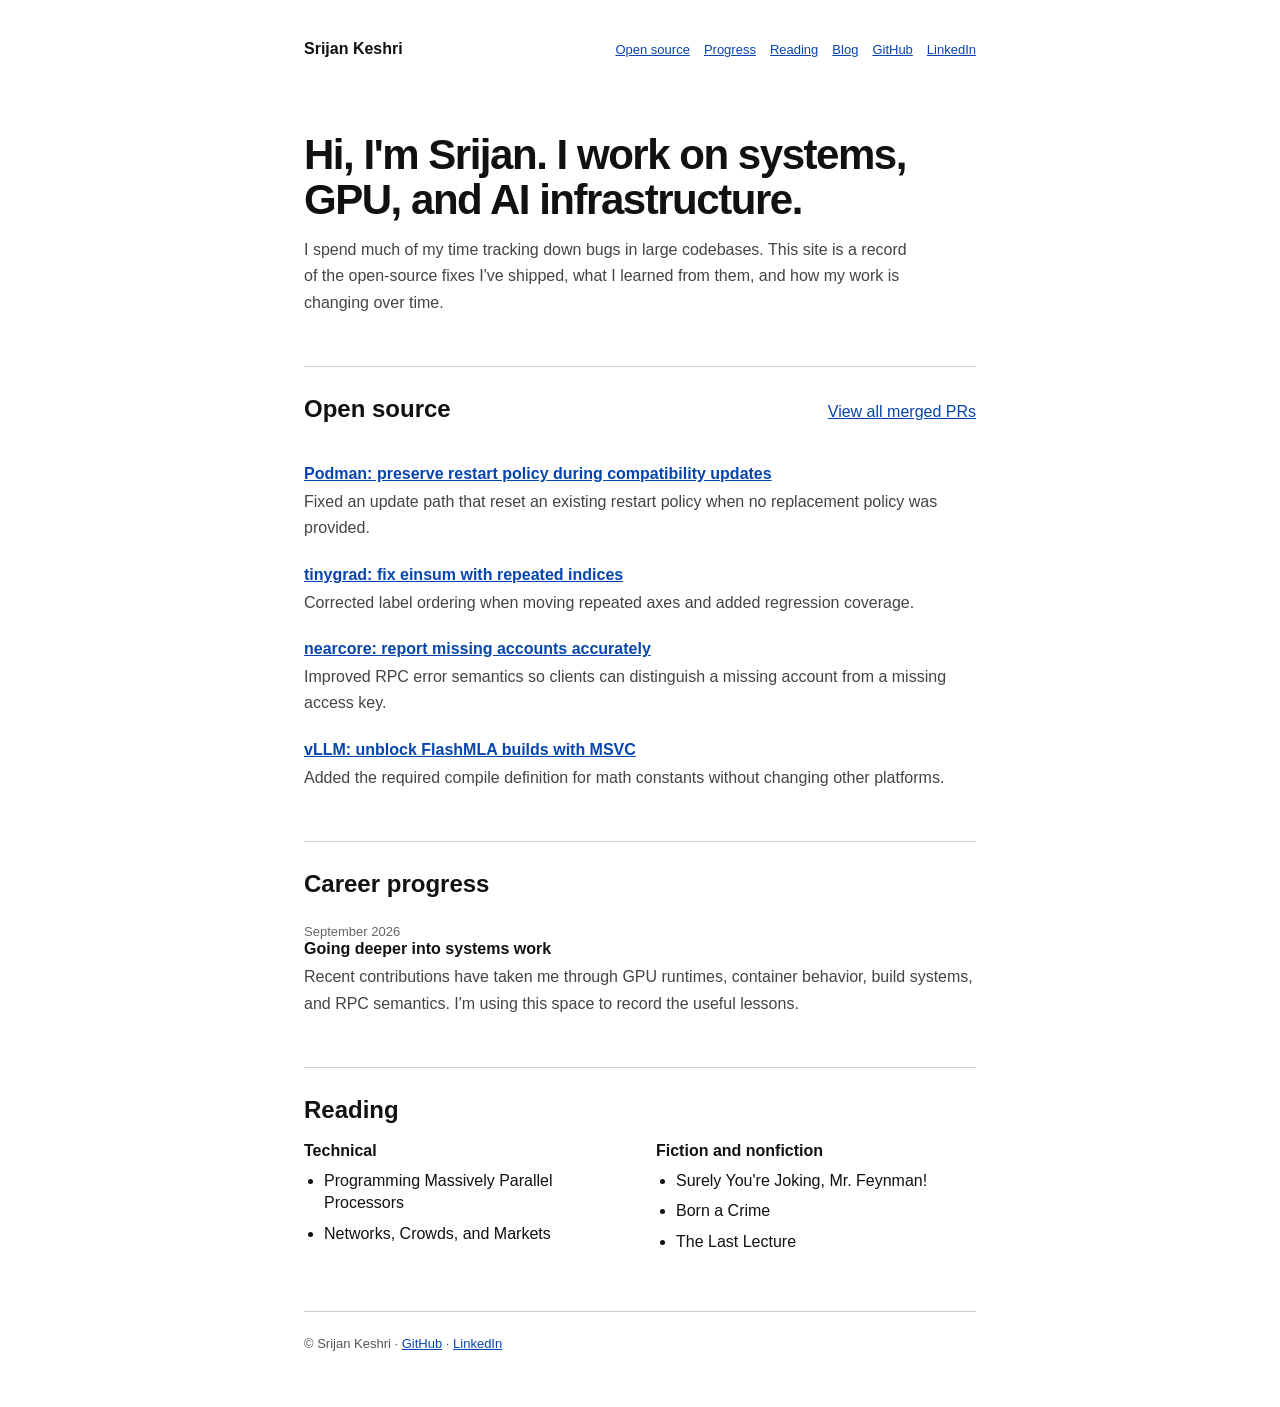
<file: index.html>
<!doctype html>
<html lang="en">
<head>
  <meta charset="utf-8">
  <meta name="viewport" content="width=device-width, initial-scale=1">
  <meta name="description" content="Srijan Keshri's open-source contributions, career progress, and reading.">
  <title>Srijan Keshri | Systems, GPU, and AI Infrastructure</title>
  <link rel="stylesheet" href="style.css">
</head>
<body>
<a class="skip-link" href="#main">Skip to content</a>
<div class="page">
<header>
      <strong>Srijan Keshri</strong>
      <nav aria-label="Primary navigation">
        <a href="#open-source">Open source</a>
        <a href="#progress">Progress</a>
        <a href="#reading">Reading</a>
        <a href="/blog/">Blog</a>
        <a href="https://github.com/arcusbuilds">GitHub</a>
        <a href="https://www.linkedin.com/in/srijan-keshri">LinkedIn</a>
      </nav>
    </header>

    <main id="main">
      <h1>Hi, I'm Srijan. I work on systems, GPU, and AI infrastructure.</h1>
      <p class="intro">I spend much of my time tracking down bugs in large codebases. This site is a record of the open-source fixes I've shipped, what I learned from them, and how my work is changing over time.</p>

      <section class="content-section" id="open-source">
        <div class="section-heading">
          <h2>Open source</h2>
          <a href="prs.html">View all merged PRs</a>
        </div>

        <article class="contribution">
          <h3><a href="https://github.com/podman-container-tools/podman/pull/29795">Podman: preserve restart policy during compatibility updates</a></h3>
          <p>Fixed an update path that reset an existing restart policy when no replacement policy was provided.</p>
        </article>
        <article class="contribution">
          <h3><a href="https://github.com/tinygrad/tinygrad/pull/18229">tinygrad: fix einsum with repeated indices</a></h3>
          <p>Corrected label ordering when moving repeated axes and added regression coverage.</p>
        </article>
        <article class="contribution">
          <h3><a href="https://github.com/near/nearcore/pull/16267">nearcore: report missing accounts accurately</a></h3>
          <p>Improved RPC error semantics so clients can distinguish a missing account from a missing access key.</p>
        </article>
        <article class="contribution">
          <h3><a href="https://github.com/vllm-project/vllm/pull/54007">vLLM: unblock FlashMLA builds with MSVC</a></h3>
          <p>Added the required compile definition for math constants without changing other platforms.</p>
        </article>
      </section>

      <section class="content-section" id="progress">
        <h2>Career progress</h2>
        <article class="entry">
          <time datetime="2026-09">September 2026</time>
          <h3>Going deeper into systems work</h3>
          <p>Recent contributions have taken me through GPU runtimes, container behavior, build systems, and RPC semantics. I'm using this space to record the useful lessons.</p>
        </article>
      </section>

      <section class="content-section" id="reading">
        <h2>Reading</h2>
        <div class="reading">
          <div>
            <h3>Technical</h3>
            <ul>
              <li>Programming Massively Parallel Processors</li>
              <li>Networks, Crowds, and Markets</li>
            </ul>
          </div>
          <div>
            <h3>Fiction and nonfiction</h3>
            <ul>
              <li>Surely You're Joking, Mr. Feynman!</li>
              <li>Born a Crime</li>
              <li>The Last Lecture</li>
            </ul>
          </div>
        </div>
      </section>
    </main>

    <footer>&copy; Srijan Keshri &middot; <a href="https://github.com/arcusbuilds">GitHub</a> &middot; <a href="https://www.linkedin.com/in/srijan-keshri">LinkedIn</a></footer>
</div>
</body>
</html>
</file>
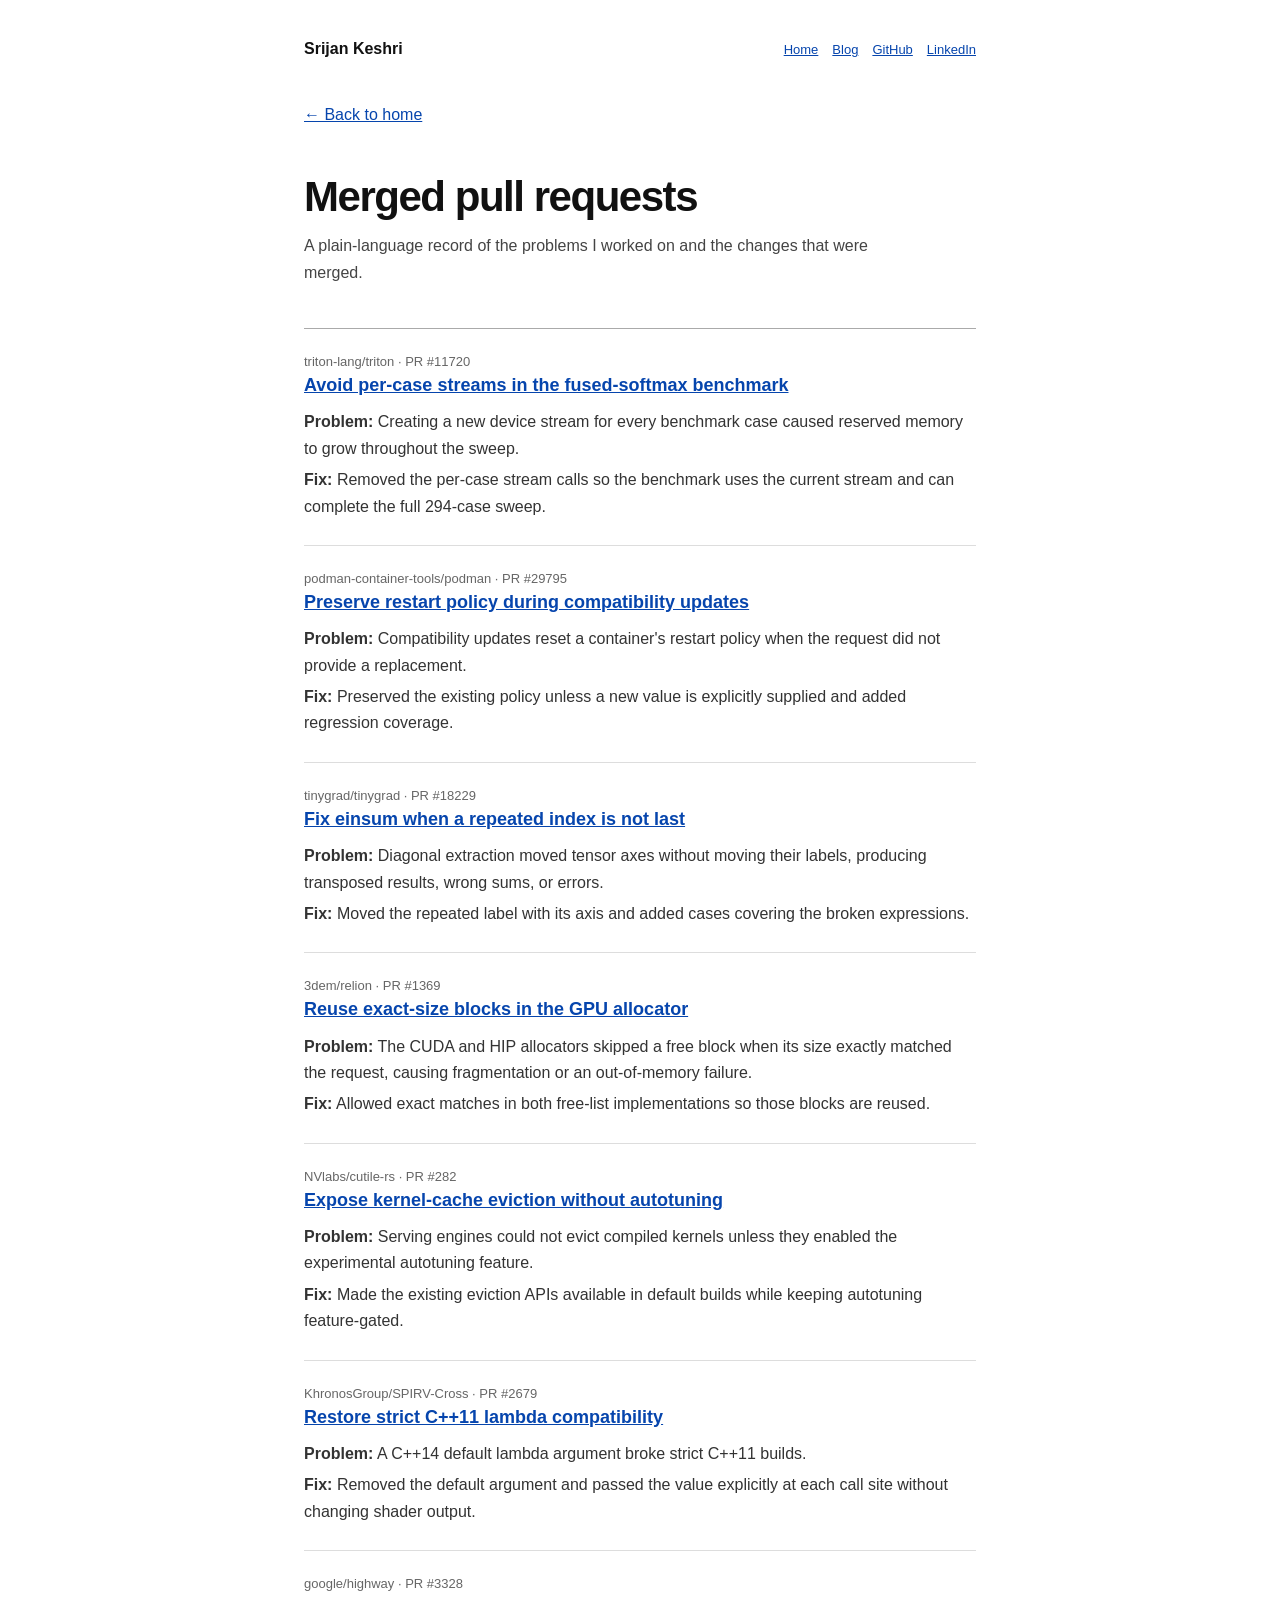
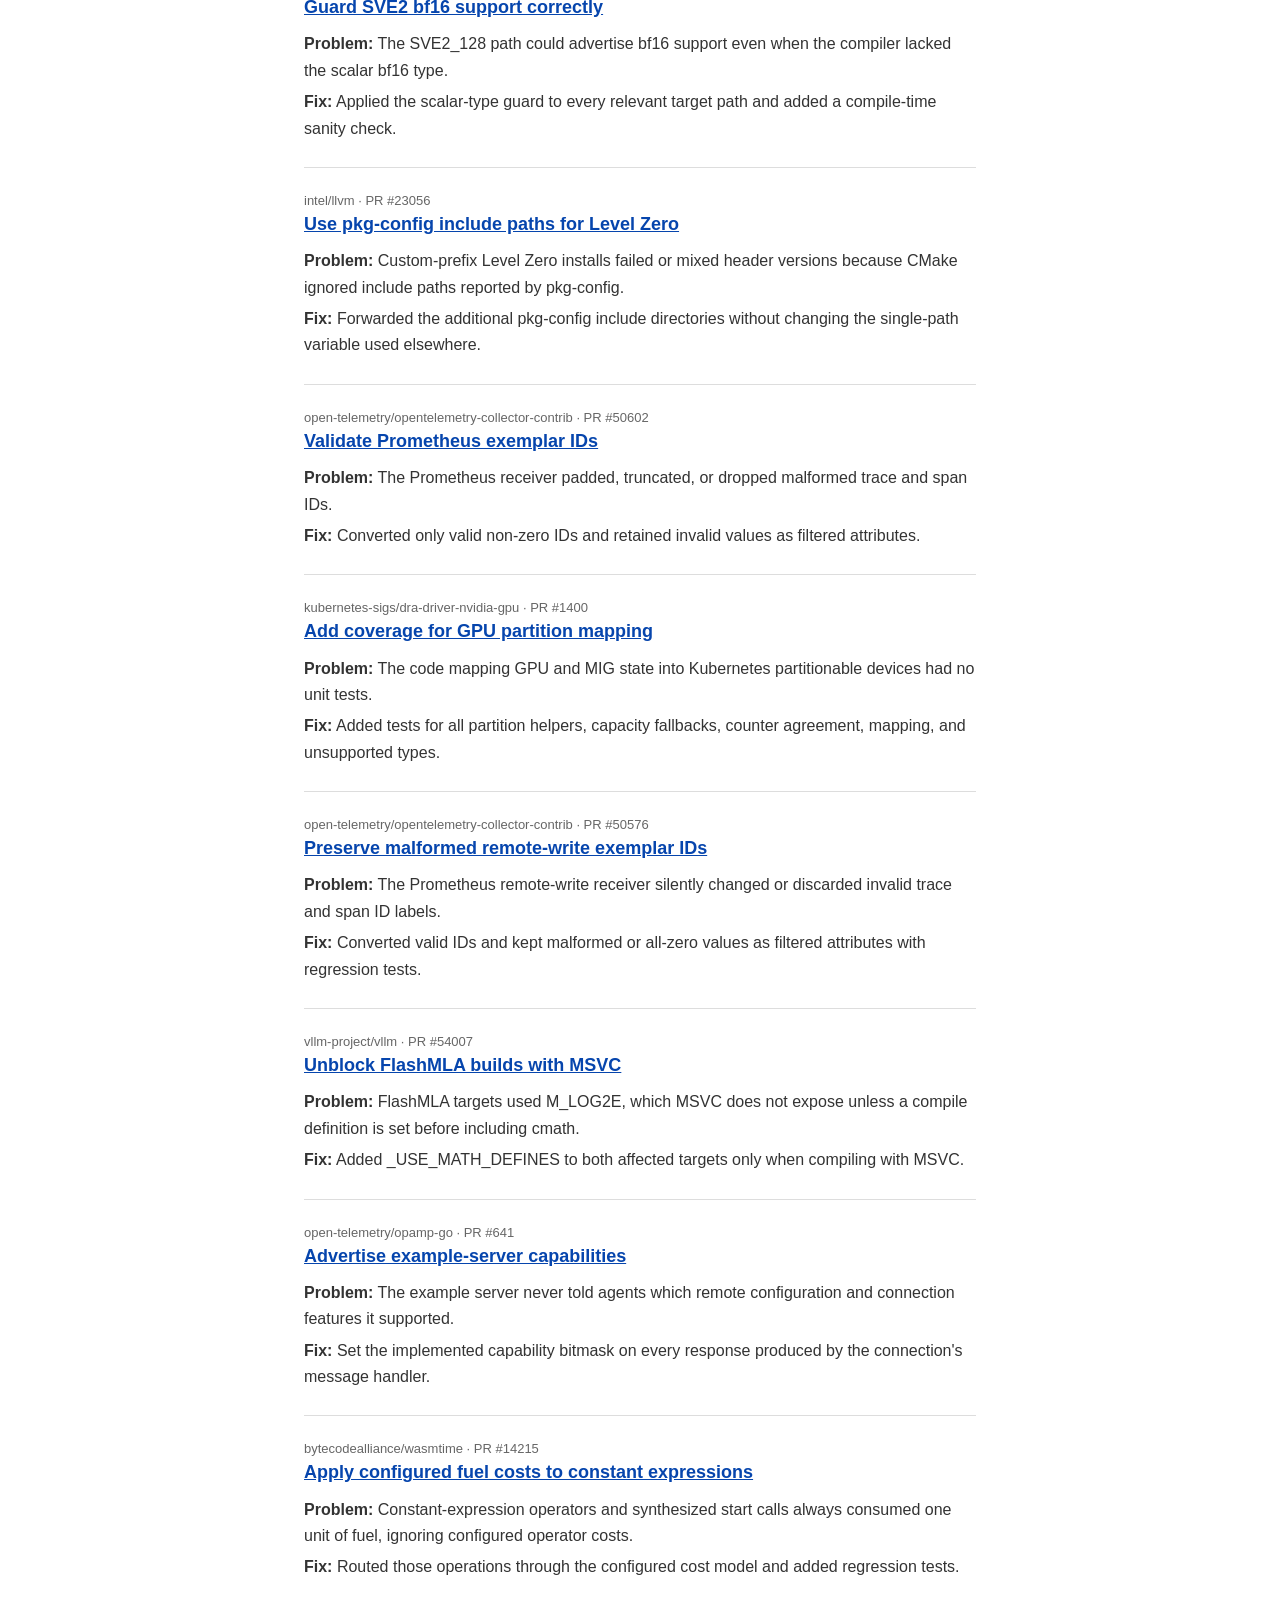
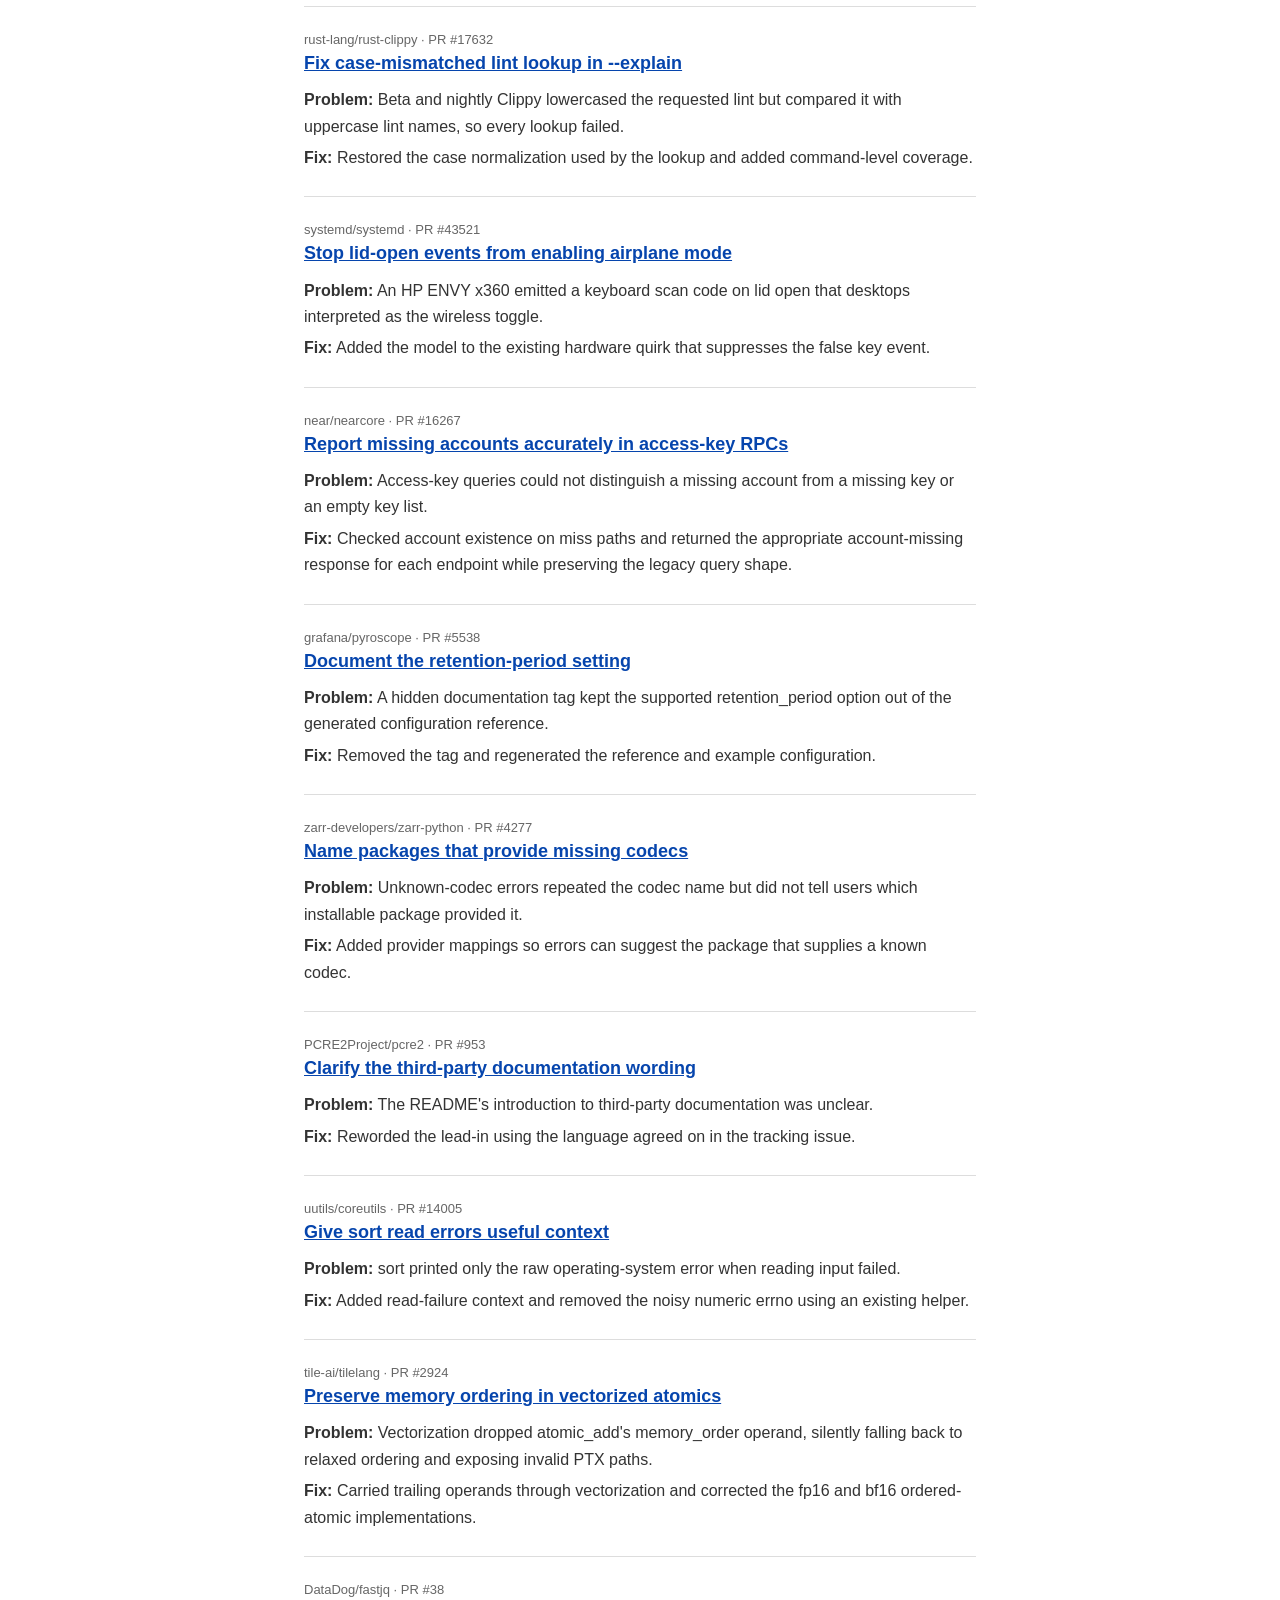
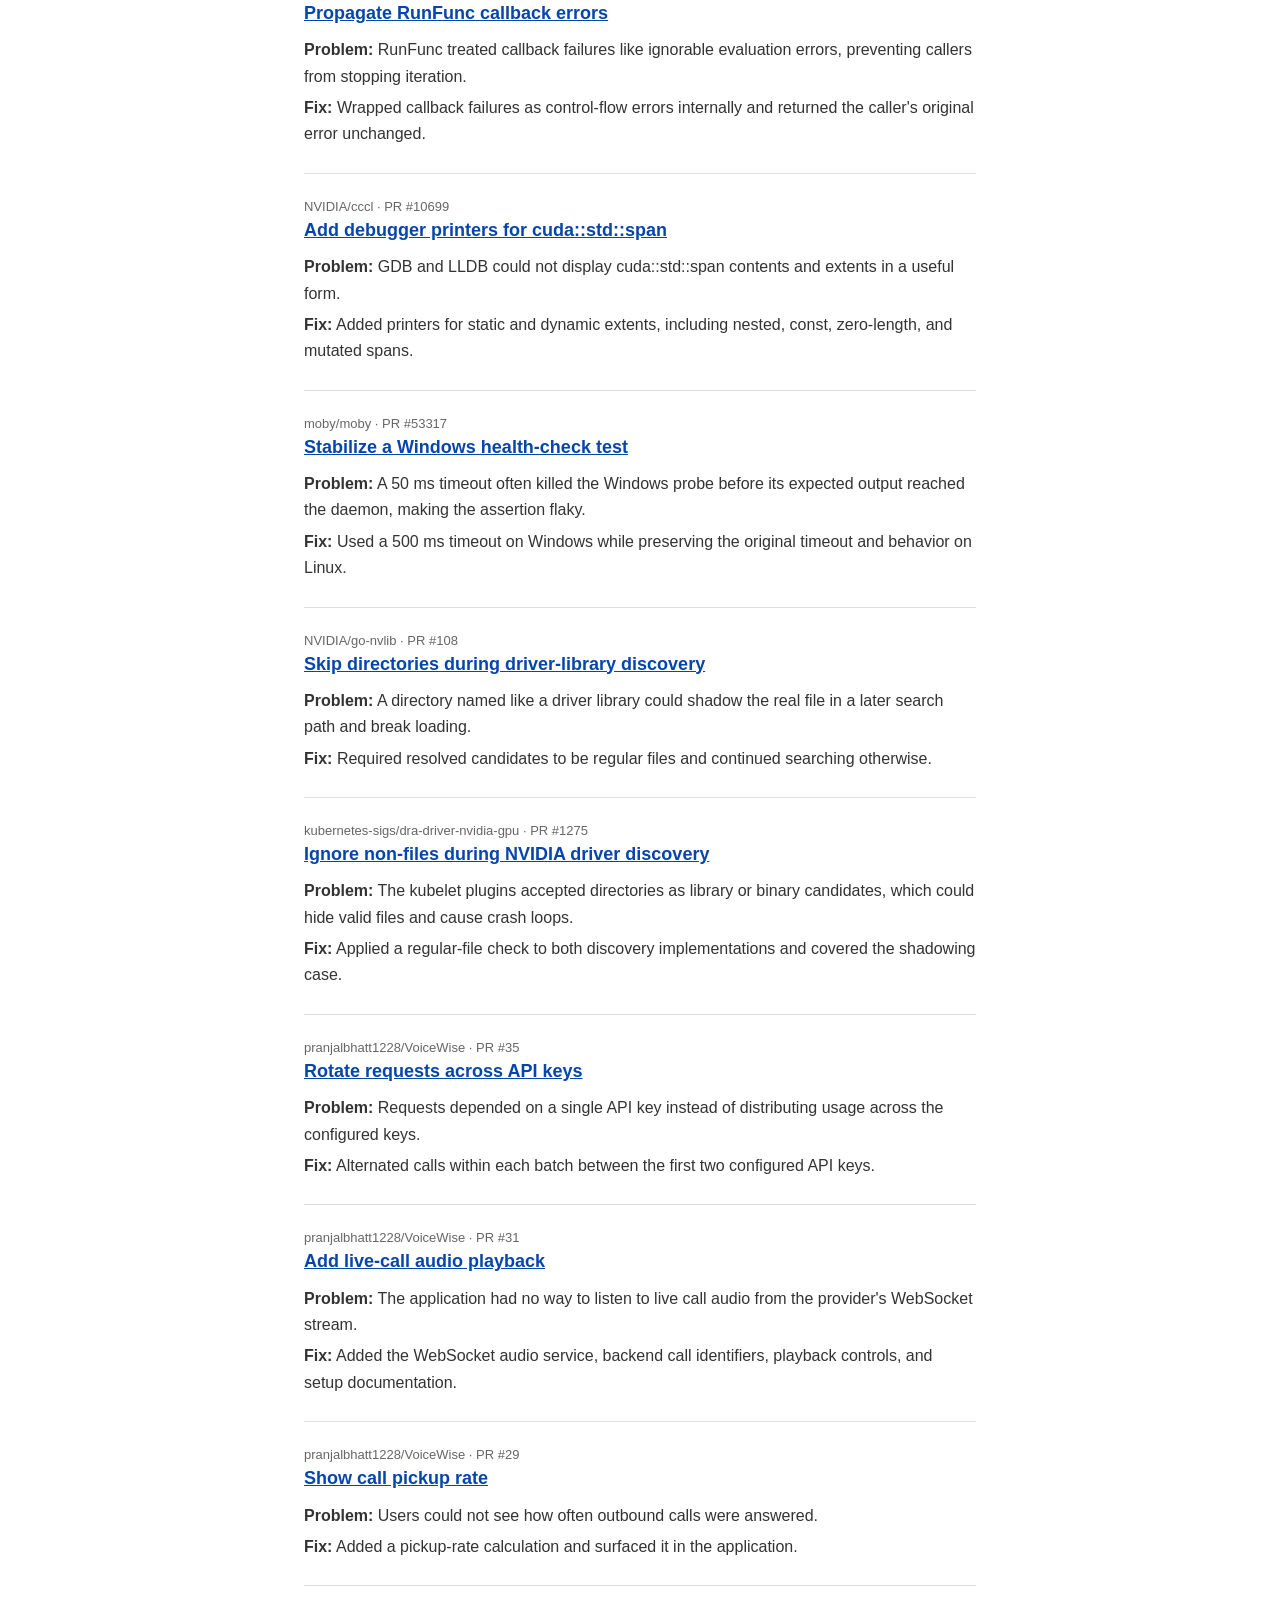
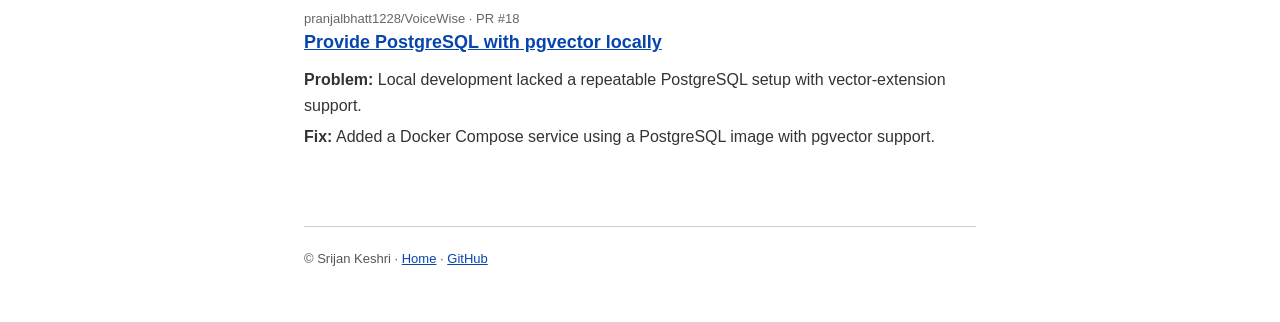
<file: prs.html>
<!doctype html>
<html lang="en">
<head>
  <meta charset="utf-8">
  <meta name="viewport" content="width=device-width, initial-scale=1">
  <meta name="description" content="A plain-language archive of Srijan Keshri's merged open-source pull requests.">
  <title>Merged Pull Requests | Srijan Keshri</title>
  <link rel="stylesheet" href="style.css">
</head>
<body>
<a class="skip-link" href="#main">Skip to content</a>
<div class="page">
<header>
      <strong>Srijan Keshri</strong>
      <nav aria-label="Archive navigation">
        <a href="index.html">Home</a>
        <a href="/blog/">Blog</a>
        <a href="https://github.com/arcusbuilds">GitHub</a>
        <a href="https://www.linkedin.com/in/srijan-keshri">LinkedIn</a>
      </nav>
    </header>

    <main id="main">
      <div class="archive-heading">
        <a class="back-link" href="index.html">&larr; Back to home</a>
        <h1>Merged pull requests</h1>
        <p class="intro">A plain-language record of the problems I worked on and the changes that were merged.</p>
      </div>

      <article class="pr-entry">
        <div class="repo">triton-lang/triton · PR #11720</div>
        <h2><a href="https://github.com/triton-lang/triton/pull/11720">Avoid per-case streams in the fused-softmax benchmark</a></h2>
        <p><strong>Problem:</strong> Creating a new device stream for every benchmark case caused reserved memory to grow throughout the sweep.</p>
        <p><strong>Fix:</strong> Removed the per-case stream calls so the benchmark uses the current stream and can complete the full 294-case sweep.</p>
      </article>

      <article class="pr-entry">
        <div class="repo">podman-container-tools/podman · PR #29795</div>
        <h2><a href="https://github.com/podman-container-tools/podman/pull/29795">Preserve restart policy during compatibility updates</a></h2>
        <p><strong>Problem:</strong> Compatibility updates reset a container's restart policy when the request did not provide a replacement.</p>
        <p><strong>Fix:</strong> Preserved the existing policy unless a new value is explicitly supplied and added regression coverage.</p>
      </article>

      <article class="pr-entry">
        <div class="repo">tinygrad/tinygrad · PR #18229</div>
        <h2><a href="https://github.com/tinygrad/tinygrad/pull/18229">Fix einsum when a repeated index is not last</a></h2>
        <p><strong>Problem:</strong> Diagonal extraction moved tensor axes without moving their labels, producing transposed results, wrong sums, or errors.</p>
        <p><strong>Fix:</strong> Moved the repeated label with its axis and added cases covering the broken expressions.</p>
      </article>

      <article class="pr-entry">
        <div class="repo">3dem/relion · PR #1369</div>
        <h2><a href="https://github.com/3dem/relion/pull/1369">Reuse exact-size blocks in the GPU allocator</a></h2>
        <p><strong>Problem:</strong> The CUDA and HIP allocators skipped a free block when its size exactly matched the request, causing fragmentation or an out-of-memory failure.</p>
        <p><strong>Fix:</strong> Allowed exact matches in both free-list implementations so those blocks are reused.</p>
      </article>

      <article class="pr-entry">
        <div class="repo">NVlabs/cutile-rs · PR #282</div>
        <h2><a href="https://github.com/NVlabs/cutile-rs/pull/282">Expose kernel-cache eviction without autotuning</a></h2>
        <p><strong>Problem:</strong> Serving engines could not evict compiled kernels unless they enabled the experimental autotuning feature.</p>
        <p><strong>Fix:</strong> Made the existing eviction APIs available in default builds while keeping autotuning feature-gated.</p>
      </article>

      <article class="pr-entry">
        <div class="repo">KhronosGroup/SPIRV-Cross · PR #2679</div>
        <h2><a href="https://github.com/KhronosGroup/SPIRV-Cross/pull/2679">Restore strict C++11 lambda compatibility</a></h2>
        <p><strong>Problem:</strong> A C++14 default lambda argument broke strict C++11 builds.</p>
        <p><strong>Fix:</strong> Removed the default argument and passed the value explicitly at each call site without changing shader output.</p>
      </article>

      <article class="pr-entry">
        <div class="repo">google/highway · PR #3328</div>
        <h2><a href="https://github.com/google/highway/pull/3328">Guard SVE2 bf16 support correctly</a></h2>
        <p><strong>Problem:</strong> The SVE2_128 path could advertise bf16 support even when the compiler lacked the scalar bf16 type.</p>
        <p><strong>Fix:</strong> Applied the scalar-type guard to every relevant target path and added a compile-time sanity check.</p>
      </article>

      <article class="pr-entry">
        <div class="repo">intel/llvm · PR #23056</div>
        <h2><a href="https://github.com/intel/llvm/pull/23056">Use pkg-config include paths for Level Zero</a></h2>
        <p><strong>Problem:</strong> Custom-prefix Level Zero installs failed or mixed header versions because CMake ignored include paths reported by pkg-config.</p>
        <p><strong>Fix:</strong> Forwarded the additional pkg-config include directories without changing the single-path variable used elsewhere.</p>
      </article>

      <article class="pr-entry">
        <div class="repo">open-telemetry/opentelemetry-collector-contrib · PR #50602</div>
        <h2><a href="https://github.com/open-telemetry/opentelemetry-collector-contrib/pull/50602">Validate Prometheus exemplar IDs</a></h2>
        <p><strong>Problem:</strong> The Prometheus receiver padded, truncated, or dropped malformed trace and span IDs.</p>
        <p><strong>Fix:</strong> Converted only valid non-zero IDs and retained invalid values as filtered attributes.</p>
      </article>

      <article class="pr-entry">
        <div class="repo">kubernetes-sigs/dra-driver-nvidia-gpu · PR #1400</div>
        <h2><a href="https://github.com/kubernetes-sigs/dra-driver-nvidia-gpu/pull/1400">Add coverage for GPU partition mapping</a></h2>
        <p><strong>Problem:</strong> The code mapping GPU and MIG state into Kubernetes partitionable devices had no unit tests.</p>
        <p><strong>Fix:</strong> Added tests for all partition helpers, capacity fallbacks, counter agreement, mapping, and unsupported types.</p>
      </article>

      <article class="pr-entry">
        <div class="repo">open-telemetry/opentelemetry-collector-contrib · PR #50576</div>
        <h2><a href="https://github.com/open-telemetry/opentelemetry-collector-contrib/pull/50576">Preserve malformed remote-write exemplar IDs</a></h2>
        <p><strong>Problem:</strong> The Prometheus remote-write receiver silently changed or discarded invalid trace and span ID labels.</p>
        <p><strong>Fix:</strong> Converted valid IDs and kept malformed or all-zero values as filtered attributes with regression tests.</p>
      </article>

      <article class="pr-entry">
        <div class="repo">vllm-project/vllm · PR #54007</div>
        <h2><a href="https://github.com/vllm-project/vllm/pull/54007">Unblock FlashMLA builds with MSVC</a></h2>
        <p><strong>Problem:</strong> FlashMLA targets used M_LOG2E, which MSVC does not expose unless a compile definition is set before including cmath.</p>
        <p><strong>Fix:</strong> Added _USE_MATH_DEFINES to both affected targets only when compiling with MSVC.</p>
      </article>

      <article class="pr-entry">
        <div class="repo">open-telemetry/opamp-go · PR #641</div>
        <h2><a href="https://github.com/open-telemetry/opamp-go/pull/641">Advertise example-server capabilities</a></h2>
        <p><strong>Problem:</strong> The example server never told agents which remote configuration and connection features it supported.</p>
        <p><strong>Fix:</strong> Set the implemented capability bitmask on every response produced by the connection's message handler.</p>
      </article>

      <article class="pr-entry">
        <div class="repo">bytecodealliance/wasmtime · PR #14215</div>
        <h2><a href="https://github.com/bytecodealliance/wasmtime/pull/14215">Apply configured fuel costs to constant expressions</a></h2>
        <p><strong>Problem:</strong> Constant-expression operators and synthesized start calls always consumed one unit of fuel, ignoring configured operator costs.</p>
        <p><strong>Fix:</strong> Routed those operations through the configured cost model and added regression tests.</p>
      </article>

      <article class="pr-entry">
        <div class="repo">rust-lang/rust-clippy · PR #17632</div>
        <h2><a href="https://github.com/rust-lang/rust-clippy/pull/17632">Fix case-mismatched lint lookup in --explain</a></h2>
        <p><strong>Problem:</strong> Beta and nightly Clippy lowercased the requested lint but compared it with uppercase lint names, so every lookup failed.</p>
        <p><strong>Fix:</strong> Restored the case normalization used by the lookup and added command-level coverage.</p>
      </article>

      <article class="pr-entry">
        <div class="repo">systemd/systemd · PR #43521</div>
        <h2><a href="https://github.com/systemd/systemd/pull/43521">Stop lid-open events from enabling airplane mode</a></h2>
        <p><strong>Problem:</strong> An HP ENVY x360 emitted a keyboard scan code on lid open that desktops interpreted as the wireless toggle.</p>
        <p><strong>Fix:</strong> Added the model to the existing hardware quirk that suppresses the false key event.</p>
      </article>

      <article class="pr-entry">
        <div class="repo">near/nearcore · PR #16267</div>
        <h2><a href="https://github.com/near/nearcore/pull/16267">Report missing accounts accurately in access-key RPCs</a></h2>
        <p><strong>Problem:</strong> Access-key queries could not distinguish a missing account from a missing key or an empty key list.</p>
        <p><strong>Fix:</strong> Checked account existence on miss paths and returned the appropriate account-missing response for each endpoint while preserving the legacy query shape.</p>
      </article>

      <article class="pr-entry">
        <div class="repo">grafana/pyroscope · PR #5538</div>
        <h2><a href="https://github.com/grafana/pyroscope/pull/5538">Document the retention-period setting</a></h2>
        <p><strong>Problem:</strong> A hidden documentation tag kept the supported retention_period option out of the generated configuration reference.</p>
        <p><strong>Fix:</strong> Removed the tag and regenerated the reference and example configuration.</p>
      </article>

      <article class="pr-entry">
        <div class="repo">zarr-developers/zarr-python · PR #4277</div>
        <h2><a href="https://github.com/zarr-developers/zarr-python/pull/4277">Name packages that provide missing codecs</a></h2>
        <p><strong>Problem:</strong> Unknown-codec errors repeated the codec name but did not tell users which installable package provided it.</p>
        <p><strong>Fix:</strong> Added provider mappings so errors can suggest the package that supplies a known codec.</p>
      </article>

      <article class="pr-entry">
        <div class="repo">PCRE2Project/pcre2 · PR #953</div>
        <h2><a href="https://github.com/PCRE2Project/pcre2/pull/953">Clarify the third-party documentation wording</a></h2>
        <p><strong>Problem:</strong> The README's introduction to third-party documentation was unclear.</p>
        <p><strong>Fix:</strong> Reworded the lead-in using the language agreed on in the tracking issue.</p>
      </article>

      <article class="pr-entry">
        <div class="repo">uutils/coreutils · PR #14005</div>
        <h2><a href="https://github.com/uutils/coreutils/pull/14005">Give sort read errors useful context</a></h2>
        <p><strong>Problem:</strong> sort printed only the raw operating-system error when reading input failed.</p>
        <p><strong>Fix:</strong> Added read-failure context and removed the noisy numeric errno using an existing helper.</p>
      </article>

      <article class="pr-entry">
        <div class="repo">tile-ai/tilelang · PR #2924</div>
        <h2><a href="https://github.com/tile-ai/tilelang/pull/2924">Preserve memory ordering in vectorized atomics</a></h2>
        <p><strong>Problem:</strong> Vectorization dropped atomic_add's memory_order operand, silently falling back to relaxed ordering and exposing invalid PTX paths.</p>
        <p><strong>Fix:</strong> Carried trailing operands through vectorization and corrected the fp16 and bf16 ordered-atomic implementations.</p>
      </article>

      <article class="pr-entry">
        <div class="repo">DataDog/fastjq · PR #38</div>
        <h2><a href="https://github.com/DataDog/fastjq/pull/38">Propagate RunFunc callback errors</a></h2>
        <p><strong>Problem:</strong> RunFunc treated callback failures like ignorable evaluation errors, preventing callers from stopping iteration.</p>
        <p><strong>Fix:</strong> Wrapped callback failures as control-flow errors internally and returned the caller's original error unchanged.</p>
      </article>

      <article class="pr-entry">
        <div class="repo">NVIDIA/cccl · PR #10699</div>
        <h2><a href="https://github.com/NVIDIA/cccl/pull/10699">Add debugger printers for cuda::std::span</a></h2>
        <p><strong>Problem:</strong> GDB and LLDB could not display cuda::std::span contents and extents in a useful form.</p>
        <p><strong>Fix:</strong> Added printers for static and dynamic extents, including nested, const, zero-length, and mutated spans.</p>
      </article>

      <article class="pr-entry">
        <div class="repo">moby/moby · PR #53317</div>
        <h2><a href="https://github.com/moby/moby/pull/53317">Stabilize a Windows health-check test</a></h2>
        <p><strong>Problem:</strong> A 50 ms timeout often killed the Windows probe before its expected output reached the daemon, making the assertion flaky.</p>
        <p><strong>Fix:</strong> Used a 500 ms timeout on Windows while preserving the original timeout and behavior on Linux.</p>
      </article>

      <article class="pr-entry">
        <div class="repo">NVIDIA/go-nvlib · PR #108</div>
        <h2><a href="https://github.com/NVIDIA/go-nvlib/pull/108">Skip directories during driver-library discovery</a></h2>
        <p><strong>Problem:</strong> A directory named like a driver library could shadow the real file in a later search path and break loading.</p>
        <p><strong>Fix:</strong> Required resolved candidates to be regular files and continued searching otherwise.</p>
      </article>

      <article class="pr-entry">
        <div class="repo">kubernetes-sigs/dra-driver-nvidia-gpu · PR #1275</div>
        <h2><a href="https://github.com/kubernetes-sigs/dra-driver-nvidia-gpu/pull/1275">Ignore non-files during NVIDIA driver discovery</a></h2>
        <p><strong>Problem:</strong> The kubelet plugins accepted directories as library or binary candidates, which could hide valid files and cause crash loops.</p>
        <p><strong>Fix:</strong> Applied a regular-file check to both discovery implementations and covered the shadowing case.</p>
      </article>

      <article class="pr-entry">
        <div class="repo">pranjalbhatt1228/VoiceWise · PR #35</div>
        <h2><a href="https://github.com/pranjalbhatt1228/VoiceWise/pull/35">Rotate requests across API keys</a></h2>
        <p><strong>Problem:</strong> Requests depended on a single API key instead of distributing usage across the configured keys.</p>
        <p><strong>Fix:</strong> Alternated calls within each batch between the first two configured API keys.</p>
      </article>

      <article class="pr-entry">
        <div class="repo">pranjalbhatt1228/VoiceWise · PR #31</div>
        <h2><a href="https://github.com/pranjalbhatt1228/VoiceWise/pull/31">Add live-call audio playback</a></h2>
        <p><strong>Problem:</strong> The application had no way to listen to live call audio from the provider's WebSocket stream.</p>
        <p><strong>Fix:</strong> Added the WebSocket audio service, backend call identifiers, playback controls, and setup documentation.</p>
      </article>

      <article class="pr-entry">
        <div class="repo">pranjalbhatt1228/VoiceWise · PR #29</div>
        <h2><a href="https://github.com/pranjalbhatt1228/VoiceWise/pull/29">Show call pickup rate</a></h2>
        <p><strong>Problem:</strong> Users could not see how often outbound calls were answered.</p>
        <p><strong>Fix:</strong> Added a pickup-rate calculation and surfaced it in the application.</p>
      </article>

      <article class="pr-entry">
        <div class="repo">pranjalbhatt1228/VoiceWise · PR #18</div>
        <h2><a href="https://github.com/pranjalbhatt1228/VoiceWise/pull/18">Provide PostgreSQL with pgvector locally</a></h2>
        <p><strong>Problem:</strong> Local development lacked a repeatable PostgreSQL setup with vector-extension support.</p>
        <p><strong>Fix:</strong> Added a Docker Compose service using a PostgreSQL image with pgvector support.</p>
      </article>
    </main>

    <footer>&copy; Srijan Keshri &middot; <a href="index.html">Home</a> &middot; <a href="https://github.com/arcusbuilds">GitHub</a></footer>
</div>
</body>
</html>
</file>
<file: style.css>
body {
    background: #fff;
    color: #111;
    font-family: Arial, Helvetica, sans-serif;
    text-align: left;
  }
  * { box-sizing: border-box; }
  .page { max-width: 720px; margin: 0 auto; padding: 32px 24px 48px; }
  header { display: flex; justify-content: space-between; gap: 20px; align-items: baseline; padding-bottom: 24px; }
  nav { display: flex; flex-wrap: wrap; gap: 14px; font-size: 13px; }
  a { color: #0645ad; }
  .skip-link { position: absolute; left: -9999px; }
  .skip-link:focus { left: 16px; top: 16px; background: #fff; padding: 8px; }
  h1 { margin: 50px 0 14px; font-size: 42px; line-height: 1.08; letter-spacing: -.035em; }
  h2 { margin: 0 0 18px; font-size: 24px; }
  h3 { margin: 0 0 6px; font-size: 16px; }
  p { margin: 0; line-height: 1.65; }
  .intro { max-width: 620px; color: #444; font-size: 16px; }
  section.content-section { margin-top: 50px; padding-top: 28px; border-top: 1px solid #ccc; }
  .section-heading { display: flex; justify-content: space-between; gap: 18px; align-items: baseline; }
  .contribution, .entry { margin-top: 24px; }
  .contribution p, .entry p { color: #444; }
  time, .repo { color: #666; font-size: 13px; }
  .reading { display: grid; grid-template-columns: 1fr 1fr; gap: 32px; }
  ul { margin: 10px 0 0; padding-left: 20px; }
  li { margin: 8px 0; line-height: 1.4; }
  footer { margin-top: 50px; padding-top: 24px; border-top: 1px solid #ccc; color: #555; font-size: 13px; }
  .archive-heading { margin-bottom: 42px; }
  .back-link { display: inline-block; margin-top: 24px; }
  .pr-entry { padding: 25px 0; border-top: 1px solid #ddd; }
  .pr-entry:first-of-type { border-top-color: #aaa; }
  .pr-entry h2 { margin: 4px 0 12px; font-size: 18px; line-height: 1.35; }
  .pr-entry p { margin-top: 5px; color: #333; }
  @media (max-width: 560px) {
    .page { padding: 24px 18px 40px; }
    header { align-items: flex-start; flex-direction: column; }
    h1 { margin-top: 34px; font-size: 34px; }
    .section-heading { align-items: flex-start; flex-direction: column; }
    .reading { grid-template-columns: 1fr; }
  }
</file>
